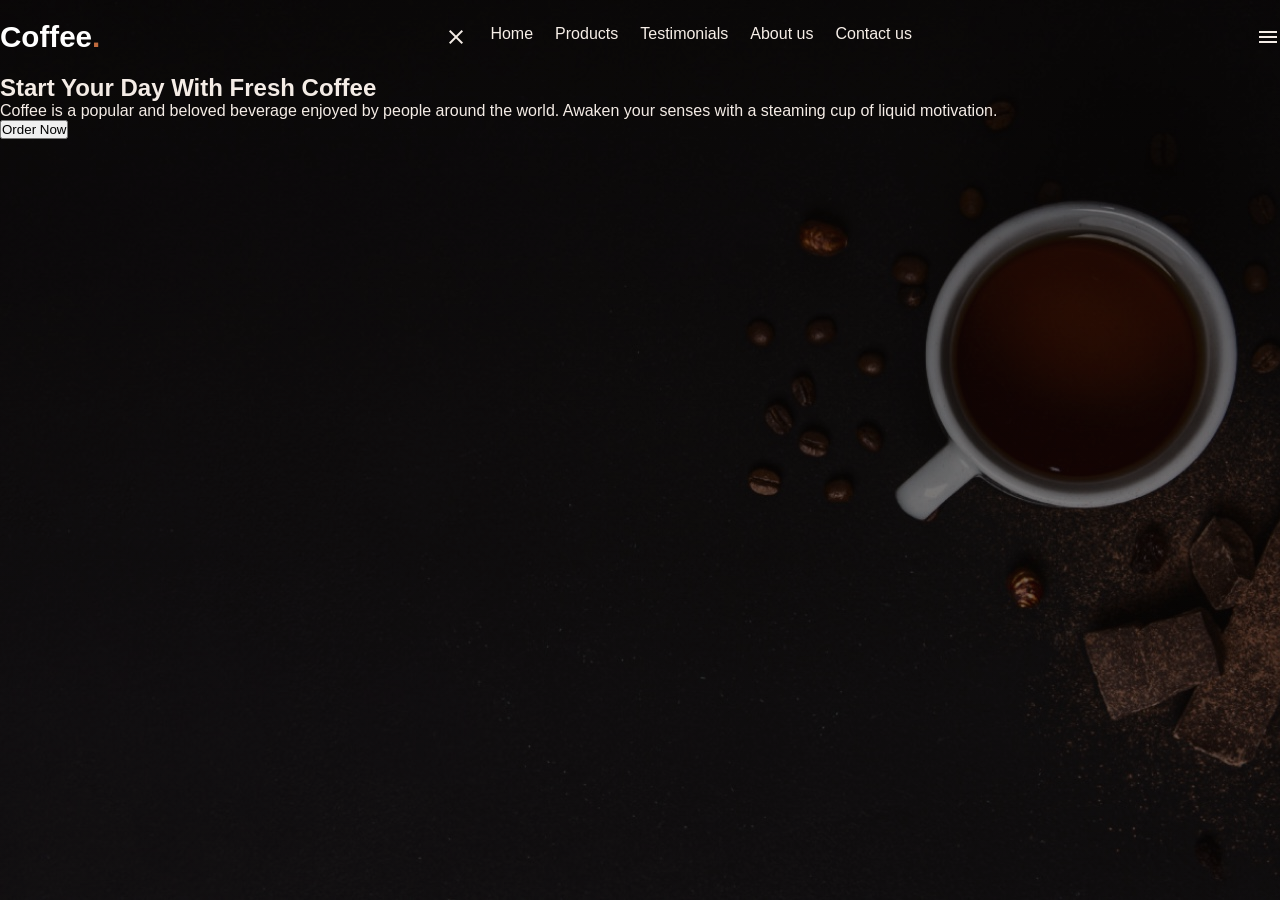
<file: index.html>
<!DOCTYPE html>
<html lang="en">
  <head>
    <meta charset="UTF-8">
    <meta name="viewport" content="width=device-width, initial-scale=1.0">
    <title>Coffee Website | CodingNepal</title>

    <!-- Link CSS -->
    <link rel="stylesheet" href="style.css">

    <!-- Google Fonts for icons -->
    <link rel="stylesheet" href="https://fonts.googleapis.com/css2?family=Material+Symbols+Outlined" />
  </head>

  <body>
    <header>
      <nav class="navbar">
        <a class="logo" href="#">Coffee<span>.</span></a>
        <ul class="menu-links">
          <span id="close-menu-btn" class="material-symbols-outlined">close</span>
          <li><a href="#">Home</a></li>
          <li><a href="#">Products</a></li>
          <li><a href="#">Testimonials</a></li>
          <li><a href="#">About us</a></li>
          <li><a href="#">Contact us</a></li>
        </ul>
        <span id="hamburger-btn" class="material-symbols-outlined">menu</span>
      </nav>
    </header>

    <section class="hero-section">
      <div class="content">
        <h2>Start Your Day With Fresh Coffee</h2>
        <p>
          Coffee is a popular and beloved beverage enjoyed by 
          people around the world. Awaken your senses with a steaming cup of liquid motivation.
        </p>
        <button>Order Now</button>
      </div>
    </section>

    <script>
      const header = document.querySelector("header");
      const hamburgerBtn = document.querySelector("#hamburger-btn");
      const closeMenuBtn = document.querySelector("#close-menu-btn");

      // Toggle mobile menu on hamburger button click
      hamburgerBtn.addEventListener("click", () => header.classList.toggle("show-mobile-menu"));

      // Close mobile menu on close button click
      closeMenuBtn.addEventListener("click", () => hamburgerBtn.click());
    </script>
  </body>
</html>
</file>
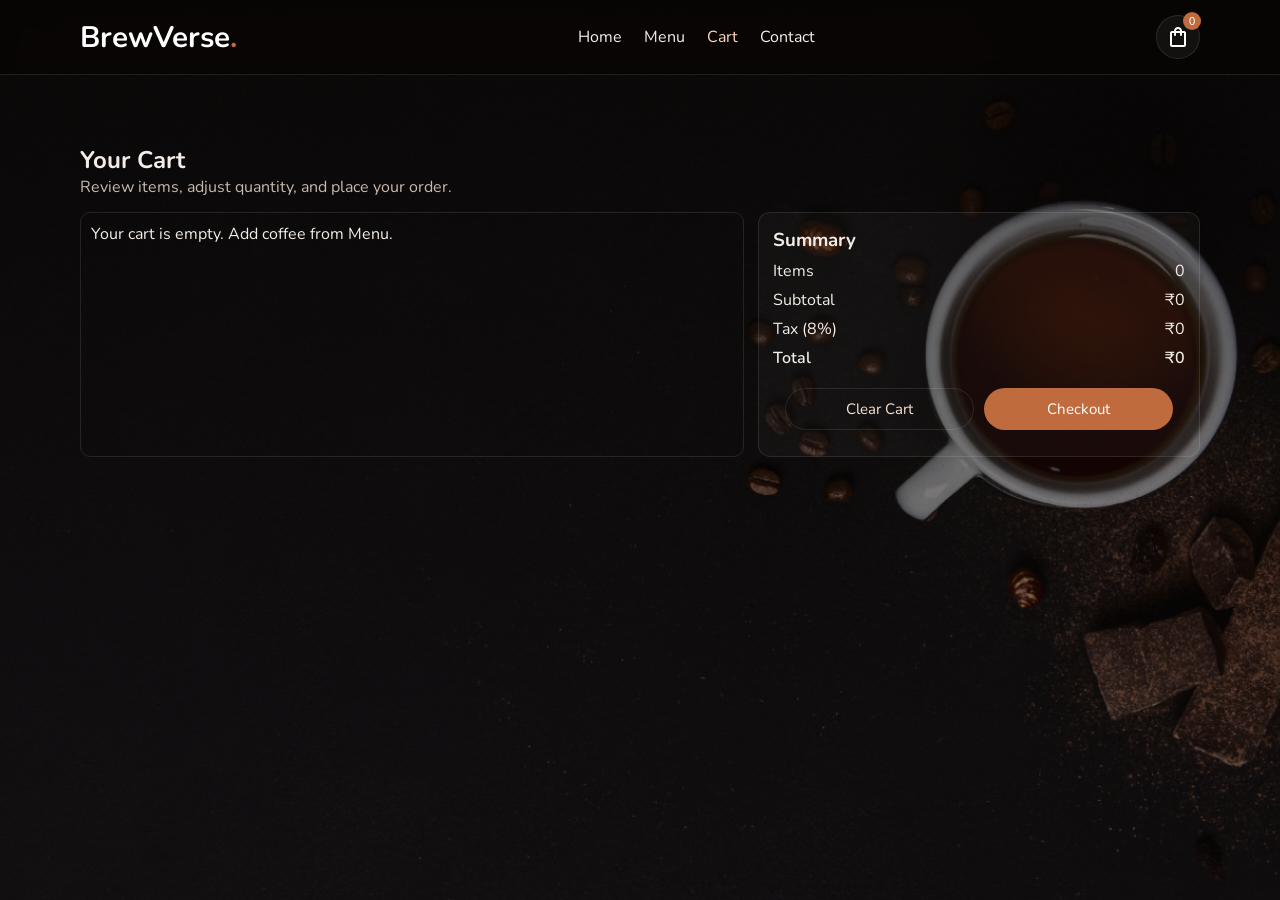
<file: cart.html>
<!DOCTYPE html>
<html lang="en">
  <head>
    <meta charset="UTF-8">
    <meta name="viewport" content="width=device-width, initial-scale=1.0">
    <title>BrewVerse | Cart</title>
    <link rel="preconnect" href="https://fonts.googleapis.com">
    <link rel="preconnect" href="https://fonts.gstatic.com" crossorigin>
    <link
      href="https://fonts.googleapis.com/css2?family=Nunito:wght@300;400;500;600;700;800&display=swap"
      rel="stylesheet"
    >
    <link
      rel="stylesheet"
      href="https://fonts.googleapis.com/css2?family=Material+Symbols+Outlined:opsz,wght,FILL,GRAD@24,400,0,0"
    >
    <link rel="stylesheet" href="style.css">
  </head>
  <body>
    <header class="site-header">
      <nav class="navbar container">
        <a class="logo" href="index.html">BrewVerse<span>.</span></a>
        <ul class="menu-links">
          <li><a href="index.html">Home</a></li>
          <li><a href="menu.html">Menu</a></li>
          <li><a class="active-link" href="cart.html">Cart</a></li>
          <li><a href="contact.html">Contact</a></li>
        </ul>
        <button id="open-cart-btn" class="icon-btn" aria-label="Open cart">
          <span class="material-symbols-outlined">shopping_bag</span>
          <span class="cart-count-badge">0</span>
        </button>
      </nav>
    </header>

    <main class="container page-main with-top-gap">
      <section class="section">
        <div class="section-head">
          <h2>Your Cart</h2>
          <p>Review items, adjust quantity, and place your order.</p>
        </div>
        <div class="cart-page-layout">
          <ul id="cart-page-items" class="cart-page-items"></ul>
          <div class="cart-page-summary">
            <h3>Summary</h3>
            <div class="summary-row"><span>Items</span><span id="cart-page-item-total">0</span></div>
            <div class="summary-row"><span>Subtotal</span><span id="cart-page-subtotal">$0.00</span></div>
            <div class="summary-row"><span>Tax (8%)</span><span id="cart-page-tax">$0.00</span></div>
            <div class="summary-row total"><span>Total</span><span id="cart-page-total">$0.00</span></div>
            <div class="drawer-actions">
              <button id="cart-page-clear" class="btn secondary-btn">Clear Cart</button>
              <button id="cart-page-checkout" class="btn primary-btn">Checkout</button>
            </div>
          </div>
        </div>
      </section>
    </main>

    <div id="overlay" class="overlay"></div>
    <aside id="cart-drawer" class="cart-drawer">
      <div class="drawer-head">
        <h3>Your Cart</h3>
        <button id="close-cart-btn" class="icon-btn small-btn" aria-label="Close cart">
          <span class="material-symbols-outlined">close</span>
        </button>
      </div>
      <ul id="cart-items" class="cart-items"></ul>
      <div class="drawer-summary">
        <div class="summary-row"><span>Items</span><span id="item-total">0</span></div>
        <div class="summary-row"><span>Subtotal</span><span id="subtotal-total">$0.00</span></div>
        <div class="summary-row"><span>Tax (8%)</span><span id="tax-total">$0.00</span></div>
        <div class="summary-row total"><span>Total</span><span id="price-total">$0.00</span></div>
      </div>
      <div class="drawer-actions">
        <button id="clear-cart-btn" class="btn secondary-btn">Clear</button>
        <button id="checkout-btn" class="btn primary-btn">Checkout</button>
      </div>
    </aside>

    <section id="order-modal" class="order-modal">
      <div class="order-card">
        <h3>Order Confirmed</h3>
        <p class="muted">Thanks for ordering with BrewVerse.</p>
        <ul id="order-summary-list" class="order-list"></ul>
        <p class="order-total">Grand Total: <strong id="order-summary-total">$0.00</strong></p>
        <button id="close-order-modal" class="btn primary-btn">Close</button>
      </div>
    </section>

    <div id="toast" class="toast"></div>
    <script src="script.js"></script>
  </body>
</html>
</file>
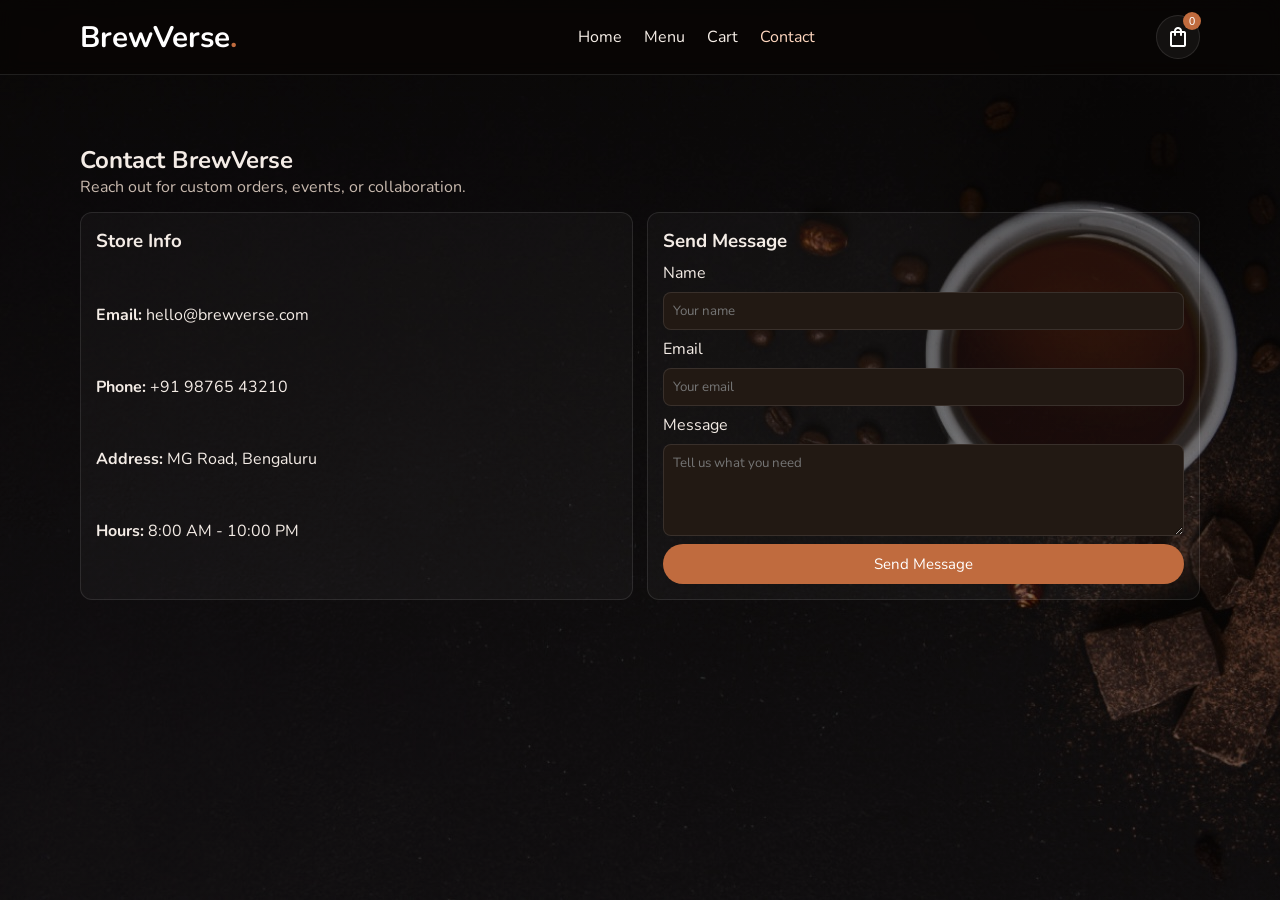
<file: contact.html>
<!DOCTYPE html>
<html lang="en">
  <head>
    <meta charset="UTF-8">
    <meta name="viewport" content="width=device-width, initial-scale=1.0">
    <title>BrewVerse | Contact</title>
    <link rel="preconnect" href="https://fonts.googleapis.com">
    <link rel="preconnect" href="https://fonts.gstatic.com" crossorigin>
    <link
      href="https://fonts.googleapis.com/css2?family=Nunito:wght@300;400;500;600;700;800&display=swap"
      rel="stylesheet"
    >
    <link
      rel="stylesheet"
      href="https://fonts.googleapis.com/css2?family=Material+Symbols+Outlined:opsz,wght,FILL,GRAD@24,400,0,0"
    >
    <link rel="stylesheet" href="style.css">
  </head>
  <body>
    <header class="site-header">
      <nav class="navbar container">
        <a class="logo" href="index.html">BrewVerse<span>.</span></a>
        <ul class="menu-links">
          <li><a href="index.html">Home</a></li>
          <li><a href="menu.html">Menu</a></li>
          <li><a href="cart.html">Cart</a></li>
          <li><a class="active-link" href="contact.html">Contact</a></li>
        </ul>
        <button id="open-cart-btn" class="icon-btn" aria-label="Open cart">
          <span class="material-symbols-outlined">shopping_bag</span>
          <span class="cart-count-badge">0</span>
        </button>
      </nav>
    </header>

    <main class="container page-main with-top-gap">
      <section class="section">
        <div class="section-head">
          <h2>Contact BrewVerse</h2>
          <p>Reach out for custom orders, events, or collaboration.</p>
        </div>
        <div class="contact-grid">
          <div class="contact-card">
            <h3>Store Info</h3>
            <p><strong>Email:</strong> hello@brewverse.com</p>
            <p><strong>Phone:</strong> +91 98765 43210</p>
            <p><strong>Address:</strong> MG Road, Bengaluru</p>
            <p><strong>Hours:</strong> 8:00 AM - 10:00 PM</p>
          </div>
          <form class="contact-card">
            <h3>Send Message</h3>
            <label>Name</label>
            <input type="text" placeholder="Your name" required>
            <label>Email</label>
            <input type="email" placeholder="Your email" required>
            <label>Message</label>
            <textarea rows="4" placeholder="Tell us what you need" required></textarea>
            <button type="button" class="btn primary-btn" id="contact-send-btn">Send Message</button>
          </form>
        </div>
      </section>
    </main>

    <div id="overlay" class="overlay"></div>
    <aside id="cart-drawer" class="cart-drawer">
      <div class="drawer-head">
        <h3>Your Cart</h3>
        <button id="close-cart-btn" class="icon-btn small-btn" aria-label="Close cart">
          <span class="material-symbols-outlined">close</span>
        </button>
      </div>
      <ul id="cart-items" class="cart-items"></ul>
      <div class="drawer-summary">
        <div class="summary-row"><span>Items</span><span id="item-total">0</span></div>
        <div class="summary-row"><span>Subtotal</span><span id="subtotal-total">$0.00</span></div>
        <div class="summary-row"><span>Tax (8%)</span><span id="tax-total">$0.00</span></div>
        <div class="summary-row total"><span>Total</span><span id="price-total">$0.00</span></div>
      </div>
      <div class="drawer-actions">
        <button id="clear-cart-btn" class="btn secondary-btn">Clear</button>
        <button id="checkout-btn" class="btn primary-btn">Checkout</button>
      </div>
    </aside>

    <section id="order-modal" class="order-modal">
      <div class="order-card">
        <h3>Order Confirmed</h3>
        <p class="muted">Thanks for ordering with BrewVerse.</p>
        <ul id="order-summary-list" class="order-list"></ul>
        <p class="order-total">Grand Total: <strong id="order-summary-total">$0.00</strong></p>
        <button id="close-order-modal" class="btn primary-btn">Close</button>
      </div>
    </section>

    <div id="toast" class="toast"></div>
    <script src="script.js"></script>
  </body>
</html>
</file>
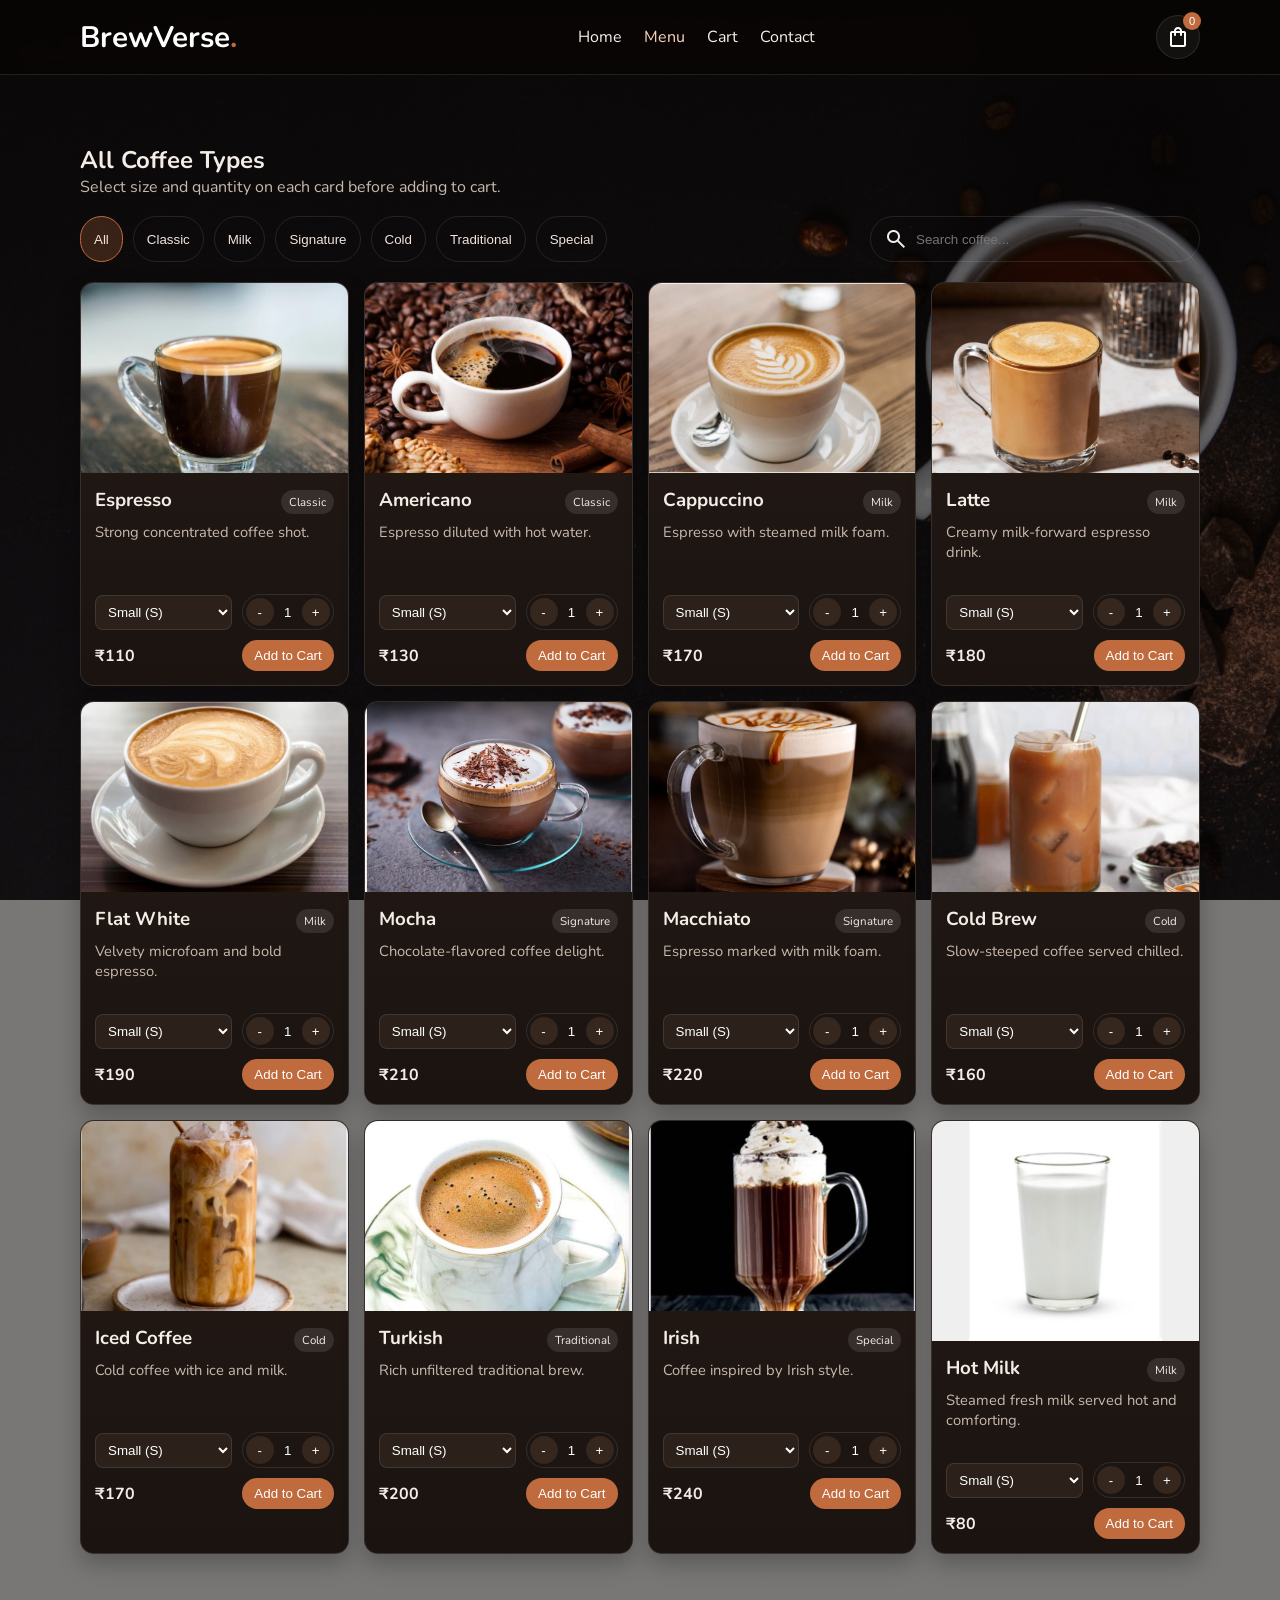
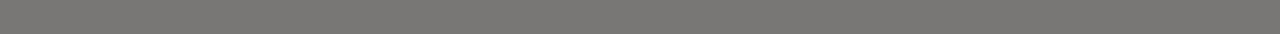
<file: menu.html>
<!DOCTYPE html>
<html lang="en">
  <head>
    <meta charset="UTF-8">
    <meta name="viewport" content="width=device-width, initial-scale=1.0">
    <title>BrewVerse | Menu</title>
    <link rel="preconnect" href="https://fonts.googleapis.com">
    <link rel="preconnect" href="https://fonts.gstatic.com" crossorigin>
    <link
      href="https://fonts.googleapis.com/css2?family=Nunito:wght@300;400;500;600;700;800&display=swap"
      rel="stylesheet"
    >
    <link
      rel="stylesheet"
      href="https://fonts.googleapis.com/css2?family=Material+Symbols+Outlined:opsz,wght,FILL,GRAD@24,400,0,0"
    >
    <link rel="stylesheet" href="style.css">
  </head>
  <body>
    <header class="site-header">
      <nav class="navbar container">
        <a class="logo" href="index.html">BrewVerse<span>.</span></a>
        <ul class="menu-links">
          <li><a href="index.html">Home</a></li>
          <li><a class="active-link" href="menu.html">Menu</a></li>
          <li><a href="cart.html">Cart</a></li>
          <li><a href="contact.html">Contact</a></li>
        </ul>
        <button id="open-cart-btn" class="icon-btn" aria-label="Open cart">
          <span class="material-symbols-outlined">shopping_bag</span>
          <span class="cart-count-badge">0</span>
        </button>
      </nav>
    </header>

    <main class="container page-main with-top-gap">
      <section class="section">
        <div class="section-head">
          <h2>All Coffee Types</h2>
          <p>Select size and quantity on each card before adding to cart.</p>
        </div>
        <div class="menu-controls">
          <div id="category-chips" class="chips"></div>
          <label class="search-box" for="search-input">
            <span class="material-symbols-outlined">search</span>
            <input id="search-input" type="search" placeholder="Search coffee...">
          </label>
        </div>
        <div id="products-grid" class="products-grid"></div>
      </section>
    </main>

    <div id="overlay" class="overlay"></div>
    <aside id="cart-drawer" class="cart-drawer">
      <div class="drawer-head">
        <h3>Your Cart</h3>
        <button id="close-cart-btn" class="icon-btn small-btn" aria-label="Close cart">
          <span class="material-symbols-outlined">close</span>
        </button>
      </div>
      <ul id="cart-items" class="cart-items"></ul>
      <div class="drawer-summary">
        <div class="summary-row"><span>Items</span><span id="item-total">0</span></div>
        <div class="summary-row"><span>Subtotal</span><span id="subtotal-total">$0.00</span></div>
        <div class="summary-row"><span>Tax (8%)</span><span id="tax-total">$0.00</span></div>
        <div class="summary-row total"><span>Total</span><span id="price-total">$0.00</span></div>
      </div>
      <div class="drawer-actions">
        <button id="clear-cart-btn" class="btn secondary-btn">Clear</button>
        <button id="checkout-btn" class="btn primary-btn">Checkout</button>
      </div>
    </aside>

    <section id="order-modal" class="order-modal">
      <div class="order-card">
        <h3>Order Confirmed</h3>
        <p class="muted">Thanks for ordering with BrewVerse.</p>
        <ul id="order-summary-list" class="order-list"></ul>
        <p class="order-total">Grand Total: <strong id="order-summary-total">$0.00</strong></p>
        <button id="close-order-modal" class="btn primary-btn">Close</button>
      </div>
    </section>

    <div id="toast" class="toast"></div>
    <script src="script.js"></script>
  </body>
</html>
</file>
<file: style.css>
:root {
  --bg: #0f0b09;
  --surface: #1a1310;
  --surface-soft: #251b16;
  --text: #f4ece6;
  --muted: #c8b9ae;
  --line: rgba(255, 255, 255, 0.1);
  --brand: #c06b3e;
  --brand-dark: #9f522b;
  --page-backdrop:
    linear-gradient(rgba(10, 7, 5, 0.55), rgba(10, 7, 5, 0.55)),
    url("./assets/hero.jpg") center / cover no-repeat fixed;
}

* {
  box-sizing: border-box;
  margin: 0;
  padding: 0;
}

body {
  font-family: "Nunito", sans-serif;
  background: var(--page-backdrop);
  color: var(--text);
}

.container {
  width: min(1120px, 92%);
  margin: 0 auto;
}

.site-header {
  position: fixed;
  top: 0;
  left: 0;
  width: 100%;
  z-index: 50;
  border-bottom: 1px solid var(--line);
  backdrop-filter: blur(8px);
  background: rgba(8, 5, 3, 0.68);
}

.navbar {
  min-height: 74px;
  display: flex;
  align-items: center;
  justify-content: space-between;
  gap: 12px;
}

.logo {
  color: #fff;
  text-decoration: none;
  font-size: 1.85rem;
  font-weight: 700;
}

.logo span {
  color: var(--brand);
}

.menu-links {
  display: flex;
  list-style: none;
  gap: 22px;
}

.menu-links a {
  color: #f7efe8;
  text-decoration: none;
}

.active-link {
  color: #ffd7bf !important;
}

.icon-btn {
  width: 44px;
  height: 44px;
  border: 1px solid var(--line);
  border-radius: 999px;
  background: rgba(255, 255, 255, 0.05);
  color: #fff;
  cursor: pointer;
  display: grid;
  place-items: center;
  position: relative;
}

.small-btn {
  width: 34px;
  height: 34px;
}

.cart-count-badge {
  position: absolute;
  top: -4px;
  right: -2px;
  min-width: 18px;
  height: 18px;
  border-radius: 999px;
  font-size: 0.7rem;
  line-height: 18px;
  text-align: center;
  padding: 0 4px;
  background: var(--brand);
}

.hero {
  min-height: 84vh;
  background: transparent;
  padding-top: 130px;
  position: relative;
  isolation: isolate;
}

.hero-overlay {
  position: absolute;
  inset: 0;
  z-index: -1;
  background: linear-gradient(90deg, rgba(8, 5, 3, 0.2), rgba(8, 5, 3, 0.08));
}

.hero-content {
  max-width: 660px;
  display: grid;
  gap: 14px;
}

.hero-tag {
  color: #ffd8c4;
}

.hero h1 {
  font-size: clamp(2rem, 5vw, 3.5rem);
  line-height: 1.08;
}

.hero-content .btn {
  justify-self: start;
  width: fit-content;
}

.btn {
  border: 0;
  border-radius: 999px;
  padding: 10px 15px;
  cursor: pointer;
  font-family: inherit;
  font-size: 0.94rem;
}

.primary-btn {
  background: var(--brand);
  color: #fff;
}

.primary-btn:hover {
  background: var(--brand-dark);
}

.secondary-btn {
  background: transparent;
  border: 1px solid var(--line);
  color: #f8e2d3;
}

.page-main {
  padding-bottom: 80px;
}

.with-top-gap {
  padding-top: 110px;
}

.section {
  margin-top: 34px;
}

.section-head p,
.muted {
  color: var(--muted);
}

.menu-controls {
  margin-top: 18px;
  display: flex;
  justify-content: space-between;
  gap: 12px;
  flex-wrap: wrap;
}

.chips {
  display: flex;
  gap: 10px;
  flex-wrap: wrap;
}

.chip {
  border: 1px solid var(--line);
  border-radius: 999px;
  background: transparent;
  color: #f2e4dc;
  padding: 8px 13px;
  cursor: pointer;
}

.chip.active {
  border-color: var(--brand);
  background: rgba(192, 107, 62, 0.25);
}

.search-box {
  width: min(330px, 100%);
  display: flex;
  gap: 8px;
  align-items: center;
  border: 1px solid var(--line);
  border-radius: 999px;
  padding: 10px 13px;
}

.search-box input {
  width: 100%;
  border: 0;
  outline: 0;
  background: transparent;
  color: #fff;
}

.products-grid {
  margin-top: 20px;
  display: grid;
  grid-template-columns: repeat(auto-fit, minmax(240px, 1fr));
  gap: 15px;
}

.product-card {
  border: 1px solid var(--line);
  border-radius: 14px;
  overflow: hidden;
  background: linear-gradient(180deg, var(--surface-soft), var(--surface));
  display: flex;
  flex-direction: column;
  box-shadow: 0 10px 22px rgba(0, 0, 0, 0.25);
}

.product-card img {
  width: 100%;
  height: 190px;
  object-fit: cover;
  object-position: center center;
  background: #1a130f;
}

.product-card img.zoom-out-image {
  object-fit: contain;
  object-position: center bottom;
  height: 220px;
  padding: 0;
  background: #efefef;
}

.product-content {
  padding: 14px;
}

.product-head {
  display: flex;
  justify-content: space-between;
  align-items: baseline;
  gap: 8px;
}

.badge {
  font-size: 0.72rem;
  border-radius: 999px;
  background: rgba(255, 255, 255, 0.1);
  padding: 4px 8px;
}

.product-content p {
  margin-top: 8px;
  color: var(--muted);
  font-size: 0.92rem;
  min-height: 62px;
}

.card-controls {
  margin-top: 10px;
  display: grid;
  grid-template-columns: 1fr auto;
  gap: 10px;
  align-items: center;
}

.size-select {
  width: 100%;
  background: #2b201a;
  color: #fff;
  border: 1px solid var(--line);
  border-radius: 8px;
  padding: 8px;
}

.qty-picker {
  display: inline-flex;
  border: 1px solid var(--line);
  border-radius: 999px;
  align-items: center;
  padding: 3px;
}

.qty-picker button {
  width: 28px;
  height: 28px;
  border: 0;
  border-radius: 999px;
  background: #35261e;
  color: #fff;
  cursor: pointer;
}

.qty-input {
  width: 28px;
  border: 0;
  text-align: center;
  background: transparent;
  color: #fff;
}

.product-foot {
  margin-top: 10px;
  display: flex;
  justify-content: space-between;
  align-items: center;
}

.add-btn {
  border: 0;
  border-radius: 999px;
  background: var(--brand);
  color: #fff;
  padding: 8px 12px;
  cursor: pointer;
}

.add-btn:hover {
  background: var(--brand-dark);
}

.overlay {
  position: fixed;
  inset: 0;
  z-index: 60;
  opacity: 0;
  pointer-events: none;
  transition: 0.2s;
  background: rgba(0, 0, 0, 0.58);
}

.overlay.show {
  opacity: 1;
  pointer-events: auto;
}

.cart-drawer {
  position: fixed;
  right: -420px;
  top: 0;
  width: min(390px, 95vw);
  height: 100vh;
  z-index: 65;
  background: #130d0a;
  border-left: 1px solid var(--line);
  display: grid;
  grid-template-rows: auto 1fr auto auto;
  transition: right 0.25s ease;
}

.cart-drawer.open {
  right: 0;
}

.drawer-head {
  display: flex;
  justify-content: space-between;
  align-items: center;
  padding: 14px;
  border-bottom: 1px solid var(--line);
}

.cart-items {
  list-style: none;
  overflow-y: auto;
  padding: 10px;
  display: grid;
  gap: 9px;
}

.cart-item,
.empty-state {
  border: 1px solid var(--line);
  border-radius: 10px;
  padding: 10px;
}

.cart-item-head {
  display: flex;
  justify-content: space-between;
  gap: 8px;
}

.cart-item small {
  color: var(--muted);
}

.item-controls {
  margin-top: 8px;
  display: flex;
  justify-content: space-between;
  align-items: center;
  gap: 8px;
}

.qty-row {
  display: inline-flex;
  align-items: center;
  gap: 8px;
}

.qty-row button {
  width: 26px;
  height: 26px;
  border: 0;
  border-radius: 999px;
  background: #2d1f18;
  color: #fff;
  cursor: pointer;
}

.remove-btn {
  border: 0;
  background: transparent;
  color: #f5b8a3;
  cursor: pointer;
}

.drawer-summary {
  border-top: 1px solid var(--line);
  border-bottom: 1px solid var(--line);
  padding: 12px;
  display: grid;
  gap: 6px;
}

.summary-row {
  display: flex;
  justify-content: space-between;
}

.summary-row.total {
  font-weight: 600;
}

.drawer-actions {
  display: grid;
  grid-template-columns: 1fr 1fr;
  gap: 10px;
  padding: 12px;
}

.order-modal {
  position: fixed;
  inset: 0;
  background: rgba(0, 0, 0, 0.7);
  z-index: 80;
  display: none;
  place-items: center;
  padding: 18px;
}

.order-modal.show {
  display: grid;
}

.order-card {
  width: min(500px, 100%);
  border: 1px solid var(--line);
  border-radius: 14px;
  padding: 18px;
  background: #1a130f;
}

.order-list {
  list-style: none;
  margin: 12px 0;
  display: grid;
  gap: 8px;
}

.order-list li {
  border: 1px solid var(--line);
  border-radius: 8px;
  padding: 8px;
}

.order-total {
  margin-bottom: 12px;
}

.toast {
  position: fixed;
  right: 14px;
  bottom: 14px;
  z-index: 90;
  background: #1f3429;
  color: #d6ffe9;
  border-radius: 10px;
  padding: 10px 14px;
  opacity: 0;
  transform: translateY(8px);
  transition: 0.2s;
}

.toast.show {
  opacity: 1;
  transform: translateY(0);
}

.cart-page-layout {
  margin-top: 14px;
  display: grid;
  grid-template-columns: 1.2fr 0.8fr;
  gap: 14px;
}

.cart-page-items {
  list-style: none;
  display: grid;
  gap: 10px;
}

.cart-page-summary {
  border: 1px solid var(--line);
  border-radius: 12px;
  padding: 14px;
  background: rgba(255, 255, 255, 0.03);
  height: fit-content;
  display: grid;
  gap: 7px;
}

.contact-grid {
  margin-top: 14px;
  display: grid;
  grid-template-columns: 1fr 1fr;
  gap: 14px;
}

.contact-card {
  border: 1px solid var(--line);
  border-radius: 12px;
  padding: 15px;
  background: rgba(255, 255, 255, 0.03);
  display: grid;
  gap: 8px;
}

.contact-card input,
.contact-card textarea {
  border: 1px solid var(--line);
  border-radius: 8px;
  padding: 9px;
  background: #221913;
  color: #fff;
  font-family: inherit;
}

@media (max-width: 900px) {
  .cart-page-layout,
  .contact-grid {
    grid-template-columns: 1fr;
  }
}

@media (max-width: 760px) {
  .menu-links {
    display: none;
  }

  .hero {
    min-height: 74vh;
  }
}
</file>
